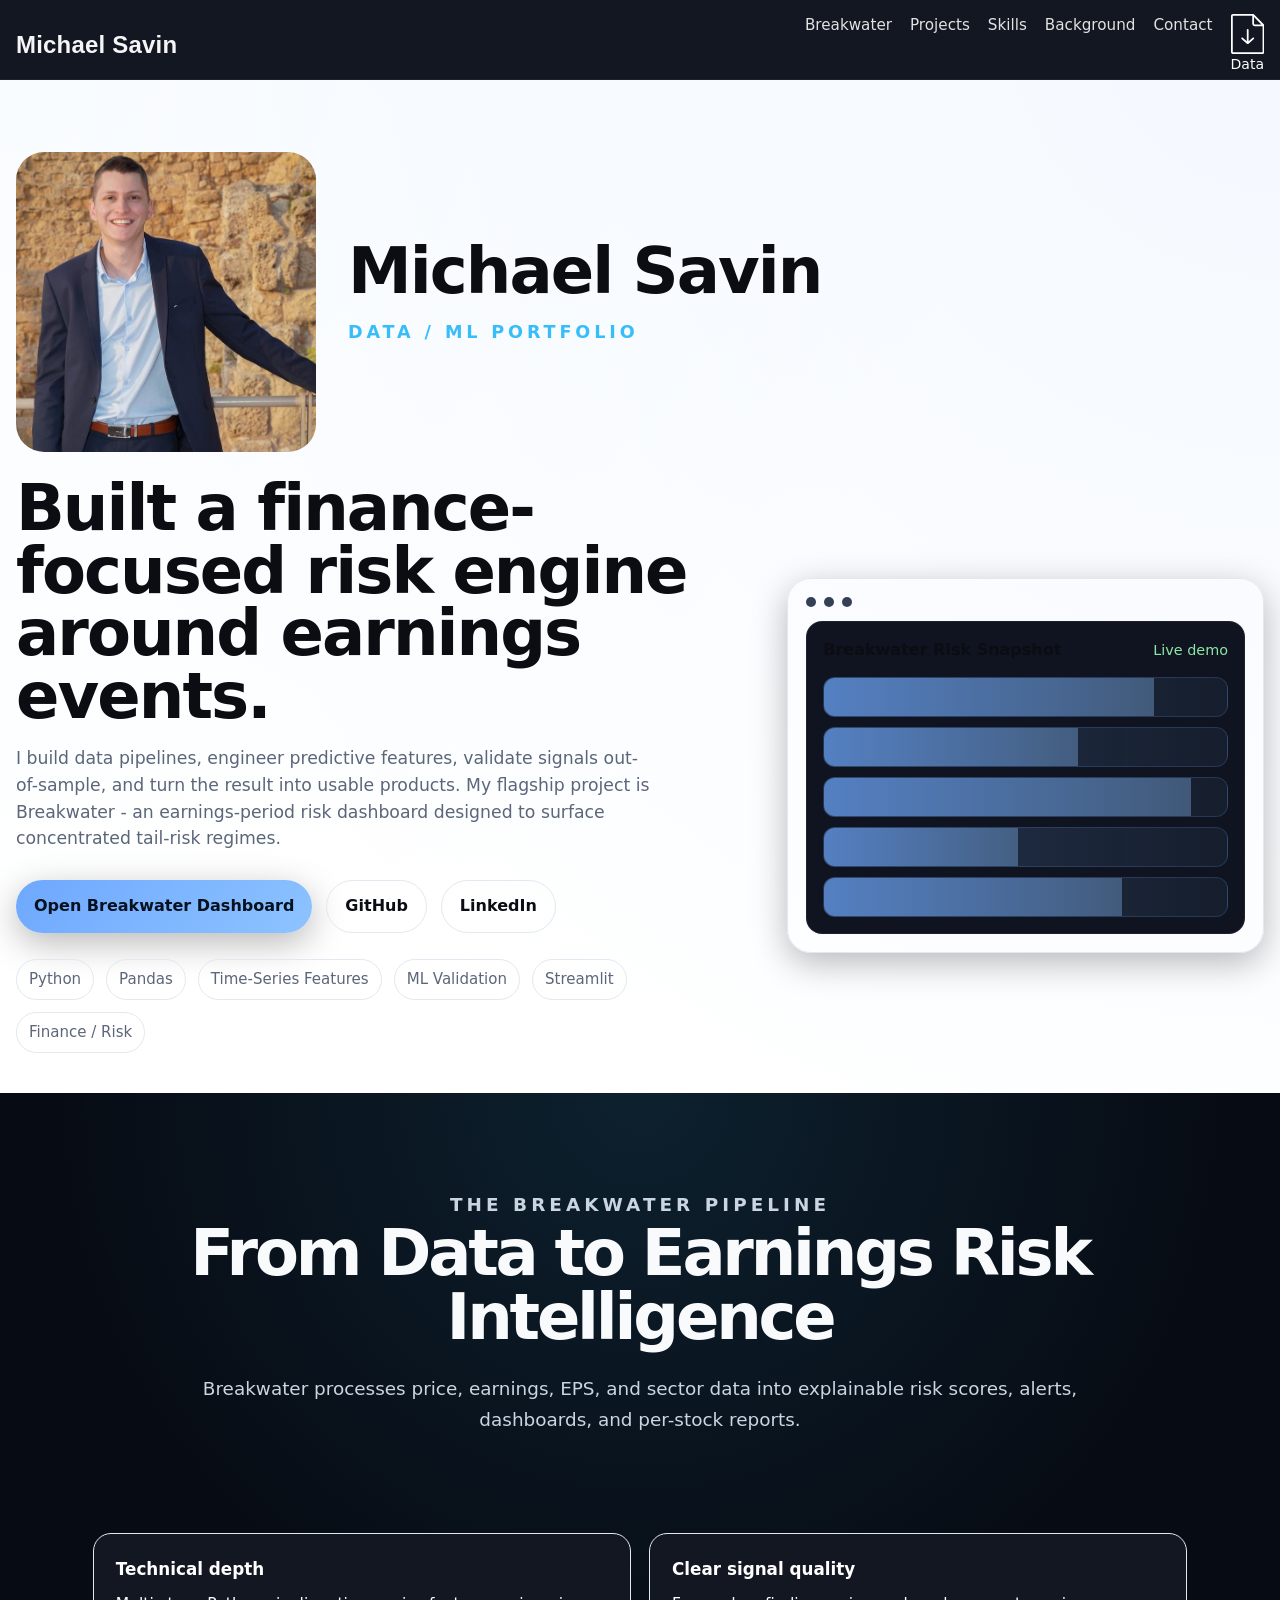
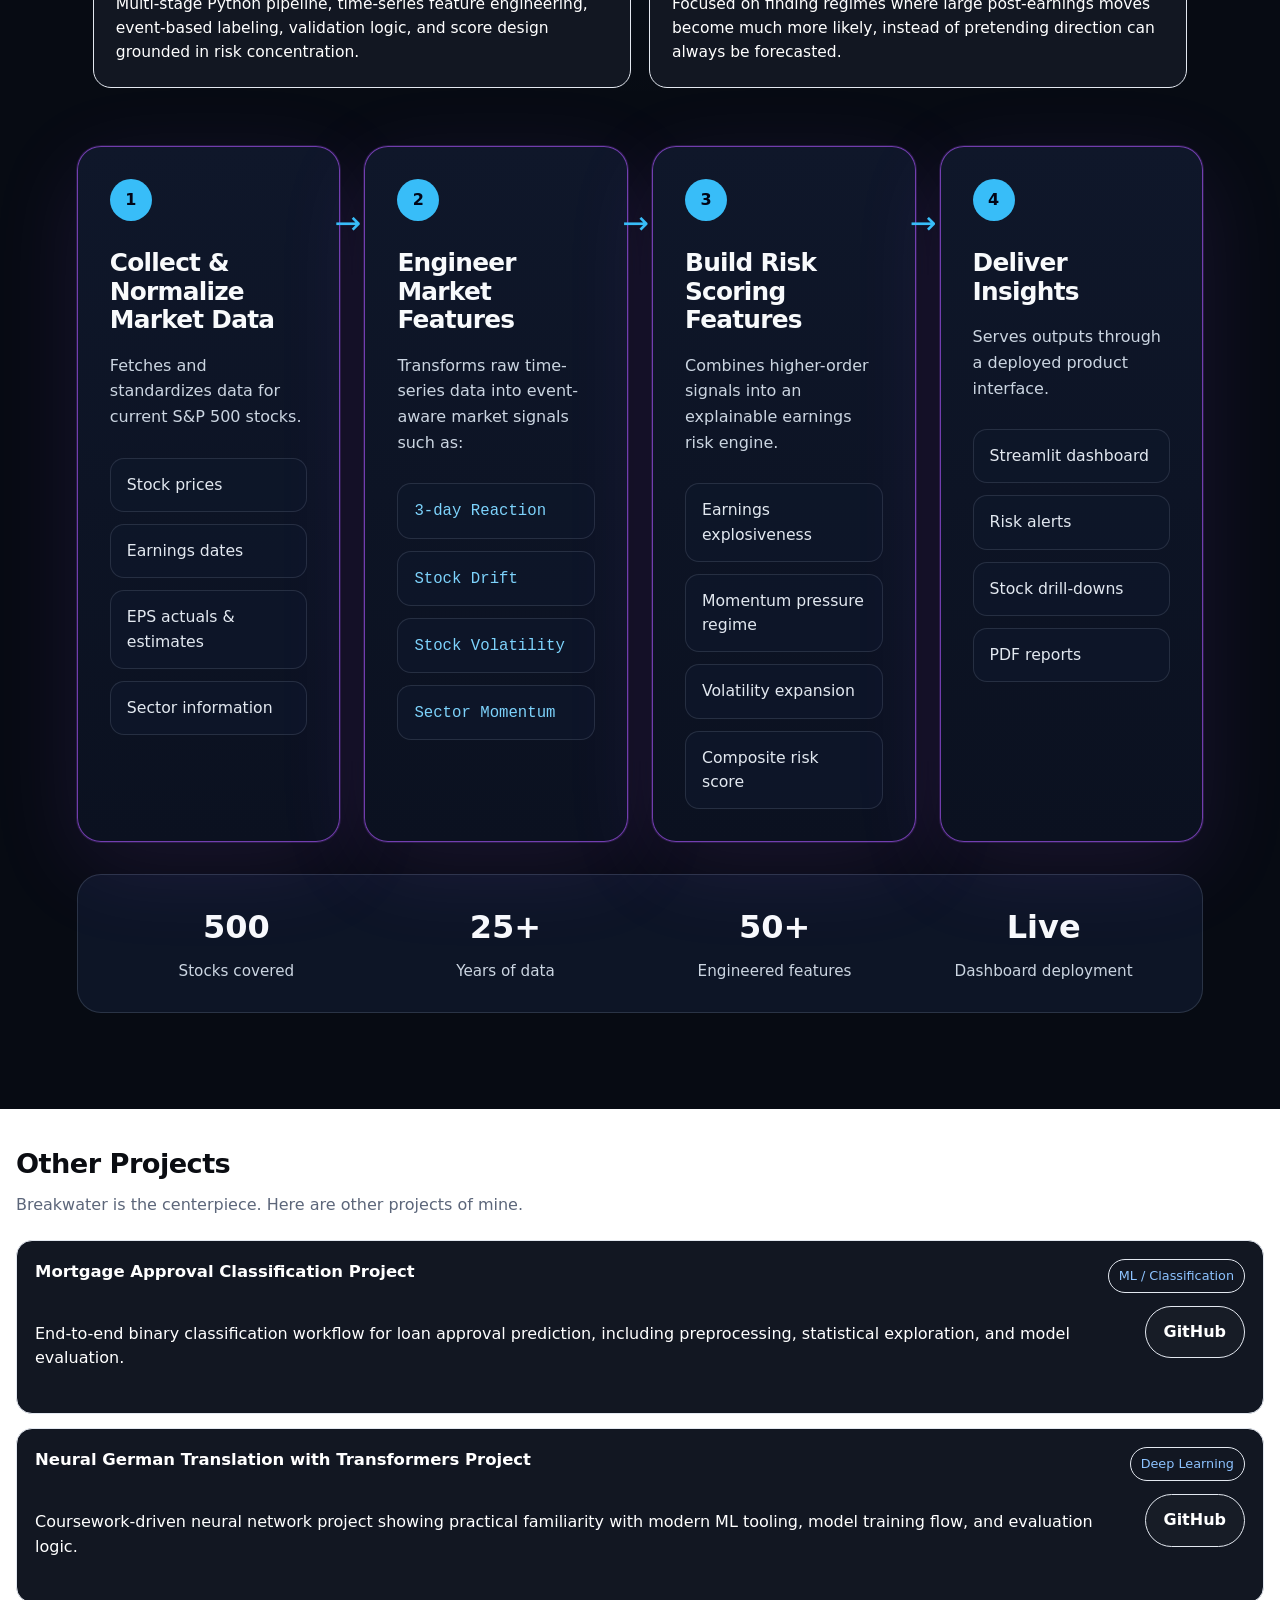
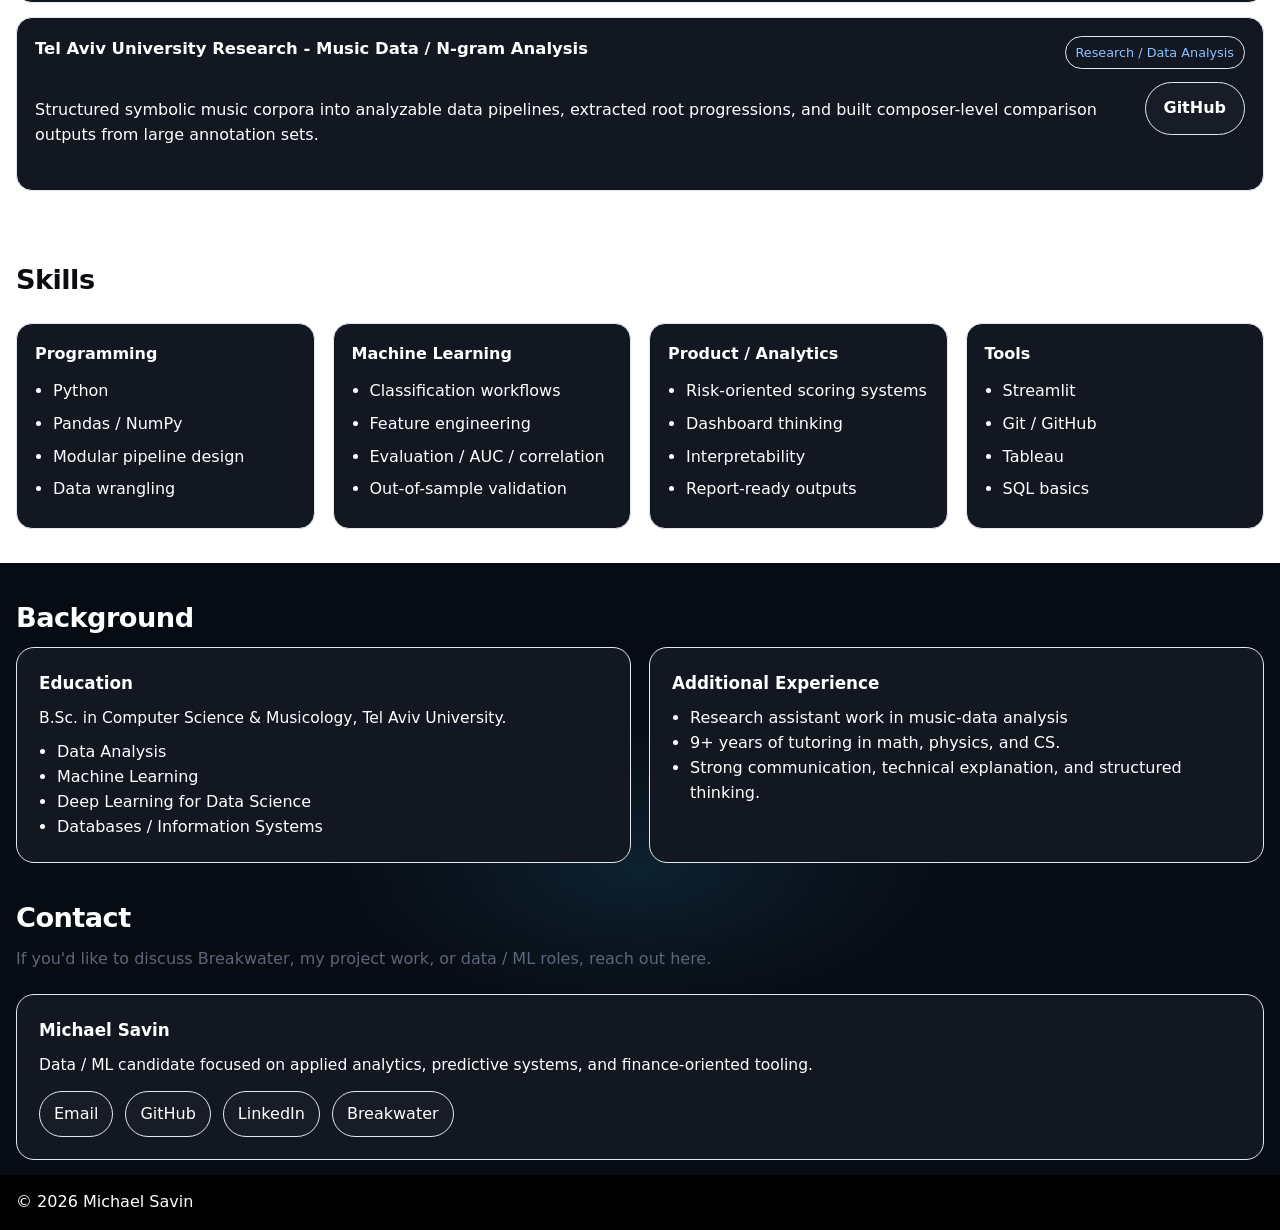
<file: cv/index.html>
<!DOCTYPE html>
<html lang="en">
<head>
  <meta charset="UTF-8" />
  <meta name="viewport" content="width=device-width, initial-scale=1.0" />
  <title>Michael Savin | Data / ML Portfolio</title>
  <link rel="stylesheet" href="styles.css"/>
</head>
<body>
  <nav class="nav">
    <div class="nav-inner">
      <a class="brand" href="#">Michael Savin</a>
      <div class="nav-links">
        <a href="https://www.harbor-markets.com/breakwater/" target="_blank" rel="noopener noreferrer">Breakwater</a>
        <a href="#projects">Projects</a>
        <a href="#skills">Skills</a>
        <a href="#about">Background</a>
        <a href="#contact">Contact</a>
        <div style="display: flex; align-items: center;">
          <a class= "download-link" target="_blank" href="https://harbor-markets.com/data/">
            <?xml version="1.0" encoding="utf-8"?>
            <svg version="1.1" id="Layer_1" xmlns="http://www.w3.org/2000/svg" 
            xmlns:xlink="http://www.w3.org/1999/xlink" x="0px" y="0px" viewBox="0 0 102.5 122.88" 
             xml:space="preserve"><g>
              <path d="M69.78,0.72C69.3,0.29,68.62,0,67.95,0c-0.14,0-0.29,0-0.43,0.05l-61.42,0c-1.64,0-3.19,0.68-4.3,1.79 C0.68,2.95,0,4.45,0,6.14v110.65c0,1.69,0.68,3.19,1.79,4.3c1.11,1.11,2.61,1.79,4.3,1.79c31.03,0,59.35,0,90.22,0 c1.69,0,3.19-0.68,4.3-1.79c1.11-1.11,1.79-2.61,1.79-4.3V35.52c0.05-0.24,0.1-0.43,0.1-0.68c0-0.82-0.39-1.55-0.92-2.08 L70.12,0.92c-0.1-0.1-0.15-0.14-0.24-0.19H69.78L69.78,0.72z M48.51,83.75V48.86c0-1.49,1.2-2.69,2.73-2.69 c1.49,0,2.73,1.2,2.73,2.69v34.86l12.52-10.93c1.11-0.98,2.82-0.89,3.8,0.22c0.98,1.11,0.89,2.79-0.22,3.77L53.05,91.64 c-1.05,0.92-2.6,0.89-3.61-0.03L32.45,76.77c-1.11-0.98-1.24-2.66-0.22-3.77c0.98-1.11,2.69-1.2,3.8-0.22l12.52,10.93L48.51,83.75 L48.51,83.75z M65.19,5.51v23.83c0,2.27,0.92,4.35,2.42,5.85c1.5,1.5,3.58,2.42,5.85,2.42h23.39v79.19c0,0.15-0.05,0.34-0.19,0.43 c-0.1,0.1-0.24,0.19-0.43,0.19c-24.57,0-66.28,0-90.18,0c-0.15,0-0.34-0.05-0.43-0.19c-0.1-0.1-0.19-0.29-0.19-0.43V6.14 c0-0.19,0.05-0.34,0.19-0.43c0.1-0.1,0.24-0.19,0.43-0.19h59.1H65.19L65.19,5.51z M70.65,29.34V9.38l22.47,22.76H73.45 c-0.77,0-1.45-0.34-1.98-0.82C70.99,30.83,70.65,30.11,70.65,29.34L70.65,29.34z"/></g>
            </svg>
            <span>Data</span>
          </a>
        </div>
      </div>
    </div>
  </nav>

  <header class="hero">
    <div class="container profile-row">
      <img src="img/profile_pic.jpg" class="profile-pic" />
      <div>
        <h1>Michael Savin</h1>
        <div class="eyebrow">Data / ML Portfolio</div>
      </div>
    </div>
    
    <br>
    <div class="container hero-grid">
      <div>
        
        <h1>Built a finance-focused risk engine around earnings events.</h1>
        <p class="hero-sub">
          I build data pipelines, engineer predictive features, validate signals out-of-sample,
          and turn the result into usable products. My flagship project is Breakwater - an
          earnings-period risk dashboard designed to surface concentrated tail-risk regimes.
        </p>

        <div class="hero-cta">
          <a class="btn btn-primary" href="https://www.harbor-markets.com/breakwater/" target="_blank" rel="noopener noreferrer">
            Open Breakwater Dashboard
          </a>
          <a class="btn btn-secondary" href="https://github.com/Savin97/Savin97" target="_blank" rel="noopener noreferrer">
            GitHub
          </a>
          <a class="btn btn-secondary" href="https://www.linkedin.com/in/michael-savin-0a016513a/" target="_blank" rel="noopener noreferrer">
            LinkedIn
          </a>
        </div>

        <div class="hero-meta">
          <div class="chip">Python</div>
          <div class="chip">Pandas</div>
          <div class="chip">Time-Series Features</div>
          <div class="chip">ML Validation</div>
          <div class="chip">Streamlit</div>
          <div class="chip">Finance / Risk</div>
        </div>
      </div>

      <div class="mock-card">
        <div class="mock-topbar">
          <div class="dot"></div>
          <div class="dot"></div>
          <div class="dot"></div>
        </div>

        <div class="dashboard-shot">
          <div style="display:flex; justify-content:space-between; align-items:center; margin-bottom:14px;">
            <strong>Breakwater Risk Snapshot</strong>
            <span style="color:var(--success); font-size:0.9rem;">Live demo</span>
          </div>

          <div class="bars">
            <div class="bar" style="--w: 82%;"></div>
            <div class="bar" style="--w: 63%;"></div>
            <div class="bar" style="--w: 91%;"></div>
            <div class="bar" style="--w: 48%;"></div>
            <div class="bar" style="--w: 74%;"></div>
          </div>
        </div>
      </div>
    </div>
  </header>

  <section class="pipeline-section">
    <div class="pipeline-header">
      <p class="eyebrow">The Breakwater Pipeline</p>
      <h1>From Data to Earnings Risk Intelligence</h1>
      <p>
        Breakwater processes price, earnings, EPS, and sector data into explainable
        risk scores, alerts, dashboards, and per-stock reports.
      </p>
    </div>
    <section class="section">
      <div class="container">
        <div class="grid-2">
        <div class="card">
          <h3>Technical depth</h3>
          <p>
            Multi-stage Python pipeline, time-series feature engineering, event-based labeling,
            validation logic, and score design grounded in risk concentration.
          </p>
        </div>
        <div class="card">
          <h3>Clear signal quality</h3>
          <p>
            Focused on finding regimes where large post-earnings moves become much more likely,
            instead of pretending direction can always be forecasted.
          </p>
        </div>
      </div>
      </div>
    </section>
    <br>
    <div class="pipeline-grid">
      <article class="pipeline-card highlight">
        <div class="step">1</div>
        <h2>Collect & Normalize Market Data</h2>
        <p>Fetches and standardizes data for current S&P 500 stocks.</p>

        <ul>
          <li>Stock prices</li>
          <li>Earnings dates</li>
          <li>EPS actuals & estimates</li>
          <li>Sector information</li>
        </ul>
      </article>

      <article class="pipeline-card highlight">
        <div class="step">2</div>
        <h2>Engineer Market Features</h2>
        <p>Transforms raw time-series data into event-aware market signals such as:</p>

        <ul>
          <li><code>3-day Reaction</code></li>
          <li><code>Stock Drift</code></li>
          <li><code>Stock Volatility</code></li>
          <li><code>Sector Momentum</code></li>
        </ul>
      </article>

      <article class="pipeline-card highlight">
        <div class="step">3</div>
        <h2>Build Risk Scoring Features</h2>
        <p>Combines higher-order signals into an explainable earnings risk engine.</p>

        <ul>
          <li>Earnings explosiveness</li>
          <li>Momentum pressure regime</li>
          <li>Volatility expansion</li>
          <li>Composite risk score</li>
        </ul>
      </article>

      <article class="pipeline-card highlight">
        <div class="step">4</div>
        <h2>Deliver Insights</h2>
        <p>Serves outputs through a deployed product interface.</p>

        <ul>
          <li>Streamlit dashboard</li>
          <li>Risk alerts</li>
          <li>Stock drill-downs</li>
          <li>PDF reports</li>
        </ul>
      </article>
    </div>

    <div class="pipeline-stats">
      <div>
        <strong>500</strong>
        <span>Stocks covered</span>
      </div>
      <div>
        <strong>25+</strong>
        <span>Years of data</span>
      </div>
      <div>
        <strong>50+</strong>
        <span>Engineered features</span>
      </div>
      <div>
        <strong>Live</strong>
        <span>Dashboard deployment</span>
      </div>
    </div>
  </section>

  
  <section id="projects" class="section">
    <div class="container">
      <h2 class="section-title">Other Projects</h2>
      <p class="section-sub">
        Breakwater is the centerpiece. Here are other projects of mine.
      </p>

      <div class="project-list">
        <div class="project-item">
          <div class="project-item-top">
            <h3>Mortgage Approval Classification Project</h3>
            <span class="tag">ML / Classification</span>
          </div>
          <div class="project-item-top">
            <p>
              End-to-end binary classification workflow for loan approval prediction, including
              preprocessing, statistical exploration, and model evaluation.
            </p>
            <a style="color:white;" class="btn btn-secondary" href="https://github.com/Savin97/Mortgage-Loan-Approval-Prediction-Model" target="_blank" rel="noopener noreferrer">
              GitHub
            </a>
            </div>
        </div>

        <div class="project-item">
          <div class="project-item-top">
            <h3>Neural German Translation with Transformers Project</h3>
            <span class="tag">Deep Learning</span>
          </div>
          <div class="project-item-top">
            <p>
              Coursework-driven neural network project showing practical familiarity with modern ML tooling,
              model training flow, and evaluation logic.
            </p>
            <a style="color:white;" class="btn btn-secondary" href="https://github.com/Savin97/Neural-Machine-German-Translation-with-Transformers" target="_blank" rel="noopener noreferrer">
              GitHub
            </a>
          </div>
        </div>
        <div class="project-item">
          <div class="project-item-top">
            <h3>Tel Aviv University Research - Music Data / N-gram Analysis</h3>
            <span class="tag">Research / Data Analysis</span>
          </div>
          <div class="project-item-top">
            <p>
            Structured symbolic music corpora into analyzable data pipelines, extracted root progressions,
            and built composer-level comparison outputs from large annotation sets.
          </p>
            <a style="color:white;" class="btn btn-secondary" href="https://github.com/Savin97/TAU-RA-Code" target="_blank" rel="noopener noreferrer">
              GitHub
            </a>
          </div>
          
          
        </div>
      </div>
    </div>
  </section>

  <section id="skills" class="section">
    <div class="container">
      <h2 class="section-title">Skills</h2>
      <p class="section-sub">

      </p>

      <div class="skills-wrap">
        <div class="skill-col">
          <h3 style="color:white;">Programming</h3>
          <ul>
            <li>Python</li>
            <li>Pandas / NumPy</li>
            <li>Modular pipeline design</li>
            <li>Data wrangling</li>
          </ul>
        </div>

        <div class="skill-col">
          <h3 style="color:white;">Machine Learning</h3>
          <ul>
            <li>Classification workflows</li>
            <li>Feature engineering</li>
            <li>Evaluation / AUC / correlation</li>
            <li>Out-of-sample validation</li>
          </ul>
        </div>

        <div class="skill-col">
          <h3 style="color:white;">Product / Analytics</h3>
          <ul>
            <li>Risk-oriented scoring systems</li>
            <li>Dashboard thinking</li>
            <li>Interpretability</li>
            <li>Report-ready outputs</li>
          </ul>
        </div>

        <div class="skill-col">
          <h3 style="color:white;">Tools</h3>
          <ul>
            <li>Streamlit</li>
            <li>Git / GitHub</li>
            <li>Tableau</li>
            <li>SQL basics</li>
          </ul>
        </div>
      </div>
    </div>
  </section>

  <section id="bottom">
    <section id="about" class="section">
      <div class="container">
        <h2 class="section-title">Background</h2>

        <div class="about">
          <div class="card">
            <h3>Education</h3>
            <p>
              B.Sc. in Computer Science &amp; Musicology, Tel Aviv University.
            </p>
            <ul class="clean">
              <li>Data Analysis</li>
              <li>Machine Learning</li>
              <li>Deep Learning for Data Science</li>
              <li>Databases / Information Systems</li>
            </ul>
          </div>

          <div class="card">
            <h3>Additional Experience</h3>
              <ul class="clean">
                <li>Research assistant work in music-data analysis</li>
                <li>9+ years of tutoring in math, physics, and CS.</li>
                <li>Strong communication, technical explanation, and structured thinking.</li>
            </p>
          </div>
        </div>
      </div>
    </section>

  
    <div class="container">
      <h2 class="section-title">Contact</h2>
      <p class="section-sub">
        If you'd like to discuss Breakwater, my project work, or data / ML roles, reach out here.
      </p>

      <div class="card">
        <h3 style="margin-top:0;">Michael Savin</h3>
        <p>Data / ML candidate focused on applied analytics, predictive systems, and finance-oriented tooling.</p>

        <div class="contact-box">
          <a href="mailto:savin992@gmail.com">Email</a>
          <a href="https://github.com/Savin97/Savin97" target="_blank" rel="noopener noreferrer">GitHub</a>
          <a href="https://www.linkedin.com/in/michael-savin-0a016513a/" target="_blank" rel="noopener noreferrer">LinkedIn</a>
          <a href="https://www.harbor-markets.com/breakwater/" target="_blank" rel="noopener noreferrer">Breakwater</a>
        </div>
      </div>
    </div>
  </section>

    <footer >
      <div class="container">
        © 2026 Michael Savin
      </div>
    </footer>
  
</body>
</html>
</file>
<file: cv/styles.css>
:root {
    --bg: #ffffff;
    --text: #0b0d12;
    --muted: #5c667a;
    --line: #e3e8f0;
    /* --bg: #0b0d12; */
    --panel: #121722;
    --panel-2: #171d2a;
    /* --text: #e8edf5;
    --muted: #a8b2c3;
    --line: #273042; */
    --accent: #6ea8fe;
    --accent-2: #8dc3ff;
    --success: #8ee6a5;
    --max: 1440px;
    --radius: 18px;
    --shadow: 0 10px 35px rgba(0,0,0,0.28);
}

* {
    box-sizing: border-box;
}

html {
    scroll-behavior: smooth;
}

body {
    margin: 0;
    font-family: Inter, ui-sans-serif, system-ui, -apple-system, BlinkMacSystemFont, "Segoe UI", sans-serif;
    background:
    radial-gradient(circle at top right, rgba(110,168,254,0.08), transparent 28%),
    radial-gradient(circle at top left, rgba(141,195,255,0.06), transparent 22%),
    var(--bg);
    color: var(--text);
    line-height: 1.55;
}

a {
    color: inherit;
    text-decoration: none;
}

img {
    max-width: 100%;
    display: block;
}

.container {
    width: min(calc(100% - 32px), var(--max));
    margin: 0 auto;
}

.nav {
    position: sticky;
    top: 0;
    z-index: 50;
    backdrop-filter: blur(12px);
    background: var(--panel);
    border-bottom: 1px solid rgba(255,255,255,0.05);
    align-content: center;
    height: 80px;
}

.nav-inner {
    width: min(calc(100% - 32px), var(--max));
    margin: 0 auto;
    padding: 14px 0;
    display: flex;
    align-items: center;
    justify-content: space-between;
    gap: 18px;
}

.profile-row {
  display: flex;
  align-items: center;
  gap: 32px;
}

.profile-pic {
  width: 300px;
  height: 300px;
  object-fit: cover;
  border-radius: 28px;
}

.brand {
    color: whitesmoke;
    font-family: Verdana, Geneva, Tahoma, sans-serif;
    font-size: x-large;
    font-weight: 700;
    letter-spacing: 0.2px;
    
}

.nav-links {
    display: flex;
    gap: 18px;
    flex-wrap: wrap;
    color: #e2e2e2;;
    font-size: 0.95rem;
}

.nav-links a:hover {
  color: var(--accent-2);
}

.download-link{
    color: white; 
    font-size: 14px; 
    text-decoration: none; 
    display: flex; 
    flex-direction: column; 
    align-items: center;
}

.download-link:hover{
    color: var(--accent-2);
}

.download-link svg{
fill:white;
enable-background:new 0 0 102.5 122.88;

}

.download-link svg:hover{
    fill: var(--accent-2);
    font-size: 14px; 
    text-decoration: none; 
    display: flex; 
    flex-direction: column; 
    align-items: center;
}



.hero {
    padding: 72px 0 40px;
}

.hero-grid {
    display: grid;
     grid-template-columns: minmax(0, 1.2fr) minmax(420px, 0.8fr);
  gap: 56px;
    align-items: center;
}

.eyebrow {
    display: inline-block;
    color: var(--accent-2);
    font-size: 0.86rem;
    font-weight: 600;
    letter-spacing: 0.08em;
    text-transform: uppercase;
    margin-bottom: 18px;
}

h1 {
    margin: 0 0 16px;
    font-size: clamp(2.2rem, 5vw, 4.4rem);
    line-height: 0.98;
    letter-spacing: -0.03em;
}

.hero-sub {
    font-size: 1.08rem;
    color: var(--muted);
    max-width: 58ch;
    margin-bottom: 28px;
}

.hero-cta {
    display: flex;
    gap: 14px;
    flex-wrap: wrap;
    margin-bottom: 26px;
}

.btn {
    display: inline-flex;
    align-items: center;
    justify-content: center;
    padding: 13px 18px;
    border-radius: 999px;
    border: 1px solid var(--line);
    font-weight: 600;
    transition: 0.18s ease;
}

.btn:hover {
    transform: translateY(-1px);
}

.btn-primary {
    background: linear-gradient(135deg, var(--accent), var(--accent-2));
    color: #08111f;
    border: none;
    box-shadow: var(--shadow);
}

.btn-secondary {
    background: rgba(255,255,255,0.02);
    color: var(--text);
}

.hero-meta {
    display: flex;
    flex-wrap: wrap;
    gap: 12px;
    color: var(--muted);
    font-size: 0.94rem;
}

.chip {
    padding: 8px 12px;
    border: 1px solid var(--line);
    border-radius: 999px;
    background: rgba(255,255,255,0.02);
}

.mock-card {
    background: linear-gradient(180deg, rgba(255,255,255,0.04), rgba(255,255,255,0.015));
    border: 1px solid var(--line);
    border-radius: 24px;
    padding: 18px;
    box-shadow: var(--shadow);
}

.mock-topbar {
    display: flex;
    gap: 8px;
    margin-bottom: 14px;
}

.dot {
    width: 10px;
    height: 10px;
    border-radius: 50%;
    background: #344056;
}

.dashboard-shot {
    border-radius: 16px;
    overflow: hidden;
    border: 1px solid rgba(255,255,255,0.06);
    background: #0f1420;
    padding: 16px;
}

.bars {
    display: grid;
    gap: 10px;
}

.bar {
    height: 40px;
    border-radius: 12px;
    background: linear-gradient(90deg, rgba(110,168,254,0.22), rgba(141,195,255,0.06));
    border: 1px solid rgba(110,168,254,0.18);
    position: relative;
    overflow: hidden;
}

.bar::after {
    content: "";
    position: absolute;
    inset: 0;
    width: var(--w);
    background: linear-gradient(90deg, rgba(110,168,254,0.65), rgba(141,195,255,0.35));
}

.section {
    padding: 34px 0;
}

.section-title {
    font-size: 1.7rem;
    margin: 0 0 8px;
    letter-spacing: -0.02em;

}

.section-sub {
    color: var(--muted);
    margin: 0 0 22px;
    max-width: 70ch;
}

.grid-2 {
    display: grid;
    grid-template-columns: repeat(2, 1fr);
    gap: 18px;
}

.card {
    background: var(--panel);
    color:white;
    border: 1px solid var(--line);
    border-radius: var(--radius);
    padding: 22px;
}

.card h3 {
    margin: 0 0 10px;
    font-size: 1.05rem;
}

.card p {
    margin: 0;
    color: white;
    font-size: 0.97rem;
}

.breakwater-wrap {
    display: grid;
    grid-template-columns: 1.08fr 0.92fr;
    gap: 20px;
}

.big-panel {
    background: var(--panel);
    color:white;
    border: 1px solid var(--line);
    border-radius: 22px;
    padding: 24px;
}

.metrics {
    display: grid;
    grid-template-columns: repeat(3, 1fr);
    gap: 14px;
    margin-top: 18px;
}

.metric {
    background: var(--panel-2);
    border: 1px solid var(--line);
    border-radius: 16px;
    padding: 16px;
}

.metric .num {
    color: rgb(246, 81, 81);
    font-size: 1.55rem;
    font-weight: 700;
    margin-bottom: 6px;
}

.metric .label {
    color: white;
    font-size: 0.92rem;
}

.mini-list {
    display: grid;
    gap: 12px;
    margin-top: 14px;
}

.mini-item {
    border: 1px solid var(--line);
    border-radius: 14px;
    padding: 14px;
    background: #ffffff;
    color:rgb(0, 0, 0);
}

.mini-item strong {
    display: block;
    margin-bottom: 6px;
}

.project-list {
    display: grid;
    gap: 14px;
}

.project-item {
    background: var(--panel);
    color:white;
    border: 1px solid var(--line);
    border-radius: 16px;
    padding: 18px;
}

.project-item-top {
    display: flex;
    justify-content: space-between;
    align-items: start;
    gap: 14px;
    margin-bottom: 8px;
}

.project-item h3 {
    margin: 0;
    font-size: 1.03rem;
}

.tag {
    border: 1px solid var(--line);
    color: var(--accent-2);
    border-radius: 999px;
    padding: 6px 10px;
    font-size: 0.8rem;
    white-space: nowrap;
    margin-bottom: 5px;
}
.project-item p,
.project-item li,
.skill-col li,
.about p {
    color: white;
}

ul.clean {
    margin: 10px 0 0;
    padding-left: 18px;
    color:white;
}

.skills-wrap {
    display: grid;
    grid-template-columns: repeat(4, 1fr);
    gap: 18px;
}

.skill-col {
    background: var(--panel);
    border: 1px solid var(--line);
    border-radius: 16px;
    padding: 18px;
}

.skill-col h3 {
    margin: 0 0 12px;
    font-size: 1rem;
}

.skill-col ul {
    margin: 0;
    padding-left: 18px;
}

.skill-col li {
    margin-bottom: 8px;
}

.about {
    display: grid;
    grid-template-columns: 1fr 1fr;
    gap: 18px;
}

#about{
    color: white;
}

footer {
    background-color: #000000;
    margin-top: 0;
    padding: 15px 0 15px;
    color: white;
}

#bottom{
    background:
    radial-gradient(rgba(56, 189, 248, 0.12), transparent 35%),
    #070b13;
    color: white;
    padding-bottom: 15px;
}

.contact-box {
    display: flex;
    flex-wrap: wrap;
    gap: 12px;
    margin-top: 14px;
}

.contact-box a {
    padding: 10px 14px;
    border-radius: 999px;
    border: 1px solid var(--line);
    background: rgba(255,255,255,0.02);
}

.contact-box a:hover {
    color: var(--text);
    border-color: #3b4b67;
}

.pipeline-section {
  background:
    radial-gradient(circle at top, rgba(56, 189, 248, 0.12), transparent 35%),
    #070b13;
  color: #f8fafc;
  padding: 96px 6vw;
  font-family: Inter, system-ui, -apple-system, BlinkMacSystemFont, sans-serif;
}

.pipeline-header {
  max-width: 900px;
  margin: 0 auto 64px;
  text-align: center;
}

.eyebrow {
  color: #38bdf8;
  text-transform: uppercase;
  letter-spacing: 0.22em;
  font-weight: 700;
  font-size: 1.1rem;
  margin-bottom: 18px;
}

.pipeline-header h1 {
  font-size: clamp(2.4rem, 5vw, 5rem);
  line-height: 1;
  margin: 0 0 24px;
  letter-spacing: -0.05em;
}

.pipeline-header p {
  color: #cbd5e1;
  font-size: 1.15rem;
  line-height: 1.7;
  margin: 0;
}

.pipeline-grid {
  display: grid;
  grid-template-columns: repeat(4, 1fr);
  gap: 24px;
  max-width: 1500px;
  margin: 0 auto;
}

.pipeline-card {
  position: relative;
  background: linear-gradient(180deg, #0f172a, #0b1120);
  border: 1px solid rgba(148, 163, 184, 0.22);
  border-radius: 24px;
  padding: 32px;
  min-height: 420px;
  box-shadow: 0 24px 80px rgba(0, 0, 0, 0.35);
}

.pipeline-card::after {
  content: "→";
  position: absolute;
  right: -22px;
  top: 52px;
  color: #38bdf8;
  font-size: 2rem;
  z-index: 2;
}

.pipeline-card:last-child::after {
  display: none;
}

.pipeline-card.highlight {
  border-color: rgba(168, 85, 247, 0.65);
  box-shadow:
    0 0 0 1px rgba(168, 85, 247, 0.18),
    0 24px 90px rgba(168, 85, 247, 0.12);
}

.step {
  width: 42px;
  height: 42px;
  background: #38bdf8;
  color: #020617;
  border-radius: 999px;
  display: grid;
  place-items: center;
  font-weight: 800;
  margin-bottom: 28px;
}

.pipeline-card h2 {
  font-size: 1.55rem;
  line-height: 1.15;
  margin: 0 0 18px;
  letter-spacing: -0.03em;
}

.pipeline-card p {
  color: #cbd5e1;
  line-height: 1.6;
  margin: 0 0 28px;
}

.pipeline-card ul {
  list-style: none;
  padding: 0;
  margin: 0;
  display: grid;
  gap: 12px;
}

.pipeline-card li {
  background: rgba(15, 23, 42, 0.85);
  border: 1px solid rgba(148, 163, 184, 0.18);
  border-radius: 14px;
  padding: 14px 16px;
  color: #e2e8f0;
  font-size: 0.98rem;
}

.pipeline-card code {
  color: #7dd3fc;
  font-family: "SFMono-Regular", Consolas, monospace;
}

.pipeline-stats {
  max-width: 1500px;
  margin: 32px auto 0;
  padding: 28px 36px;
  background: rgba(15, 23, 42, 0.9);
  border: 1px solid rgba(148, 163, 184, 0.22);
  border-radius: 24px;
  display: grid;
  grid-template-columns: repeat(4, 1fr);
  gap: 24px;
  text-align: center;
}

.pipeline-stats strong {
  display: block;
  font-size: 2rem;
  margin-bottom: 6px;
}

.pipeline-stats span {
  color: #cbd5e1;
  font-size: 0.95rem;
}

@media (max-width: 1100px) {
  .pipeline-grid {
    grid-template-columns: repeat(2, 1fr);
  }

  .pipeline-card::after {
    display: none;
  }

  .pipeline-stats {
    grid-template-columns: repeat(2, 1fr);
  }
}

@media (max-width: 650px) {
  .pipeline-section {
    padding: 72px 20px;
  }

  .pipeline-grid,
  .pipeline-stats {
    grid-template-columns: 1fr;
  }

  .pipeline-card {
    min-height: auto;
  }
}

@media (max-width: 960px) {
    .hero-grid,
    .breakwater-wrap,
    .about,
    .skills-wrap {
    grid-template-columns: 1fr;
    }

    .grid-2,
    .metrics {
    grid-template-columns: 1fr;
    }

    .nav-inner {
    align-items: flex-start;
    flex-direction: column;
    }
}

@media (max-width: 640px) {
    .hero {
    padding-top: 52px;
    }

    h1 {
    line-height: 1.02;
    }

    .container,
    .nav-inner {
    width: min(calc(100% - 24px), var(--max));
    }
}

@media (min-width: 1400px) {
  :root {
    --max: 1520px;
  }

  .hero {
    padding-top: 96px;
  }

  .hero-grid {
    grid-template-columns: 1.25fr 0.75fr;
    gap: 72px;
  }

  .pipeline-section {
    padding-left: 4vw;
    padding-right: 4vw;
  }

  .pipeline-grid,
  .pipeline-stats {
    max-width: 1600px;
  }

  .skills-wrap {
    grid-template-columns: repeat(4, 1fr);
  }
}
</file>
